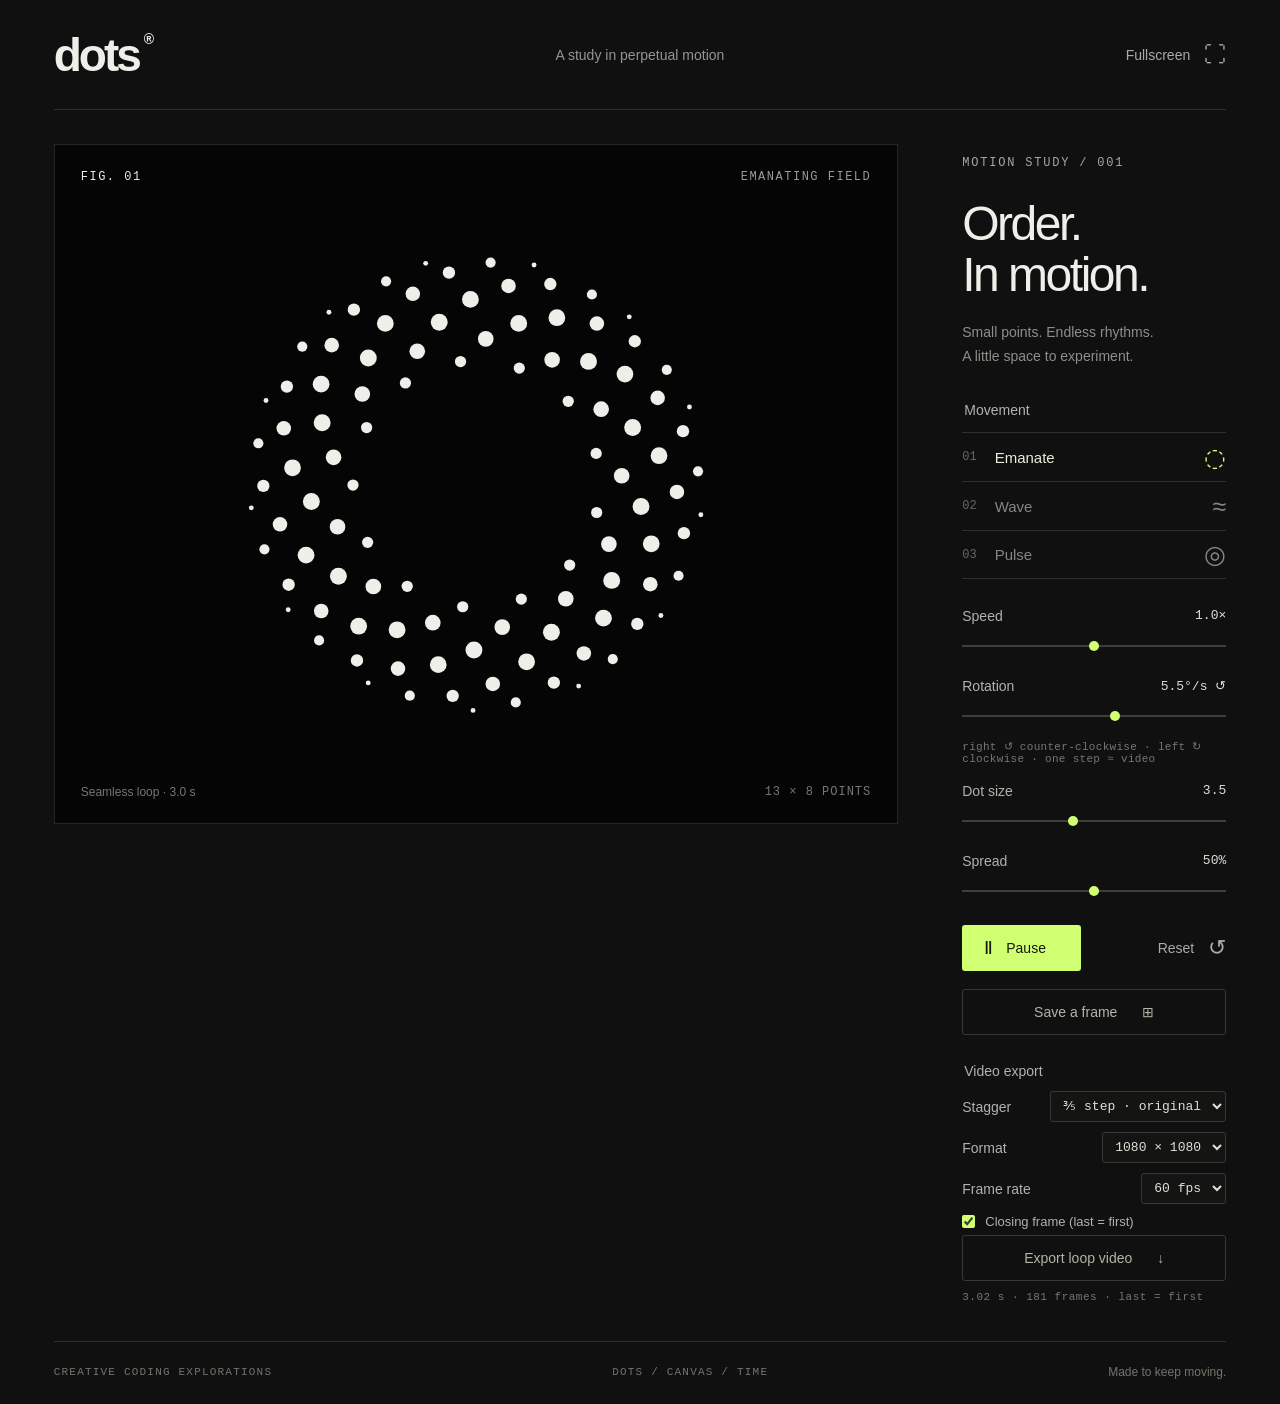
<file: index.html>
<!doctype html>
<html lang="en">
<head>
  <meta charset="utf-8">
  <meta name="viewport" content="width=device-width, initial-scale=1">
  <meta name="theme-color" content="#090909">
  <meta name="description" content="A study of dots, rhythm, and circular motion. Inspired by Dots Animation.">
  <title>Dots — a motion study</title>
  <link rel="icon" href="data:image/svg+xml,%3Csvg xmlns='http://www.w3.org/2000/svg' viewBox='0 0 32 32'%3E%3Crect width='32' height='32' rx='8' fill='%23090909'/%3E%3Cg fill='%23efefea'%3E%3Ccircle cx='16' cy='7' r='3'/%3E%3Ccircle cx='25' cy='16' r='3'/%3E%3Ccircle cx='16' cy='25' r='3'/%3E%3Ccircle cx='7' cy='16' r='3'/%3E%3C/g%3E%3C/svg%3E">
  <link rel="stylesheet" href="style.css?v=6">
  <script src="vendor/p5.min.js" defer></script>
  <script src="vendor/mp4-muxer.min.js" defer></script>
  <script src="sketch.js?v=6" defer></script>
</head>
<body>
  <header>
    <a class="wordmark" href="./" aria-label="Dots home">dots<span>®</span></a>
    <span class="header-note">A study in perpetual motion</span>
    <button id="fullscreen" class="text-button" aria-label="Enter fullscreen">Fullscreen <span aria-hidden="true">⛶</span></button>
  </header>
  <main>
    <section class="stage" aria-label="Dots animation">
      <div class="stage-top"><span>FIG. <span id="figure">01</span></span><span id="mode-label">EMANATING FIELD</span></div>
      <canvas id="canvas" aria-label="Animated white dots forming concentric rings that are born at the centre, drift outward and fade away."></canvas>
      <div class="stage-bottom"><span>Seamless loop · <span id="loop-length">3.0 s</span></span><span id="dot-count">13 × 8 POINTS</span></div>
    </section>
    <aside aria-label="Animation controls">
      <div class="intro"><span class="eyebrow">MOTION STUDY / 001</span><h1>Order.<br>In motion.</h1><p>Small points. Endless rhythms.<br>A little space to experiment.</p></div>
      <fieldset class="modes"><legend>Movement</legend><label><input type="radio" name="mode" value="orbit" checked><span>01</span> Emanate <i aria-hidden="true">◌</i></label><label><input type="radio" name="mode" value="wave"><span>02</span> Wave <i aria-hidden="true">≈</i></label><label><input type="radio" name="mode" value="pulse"><span>03</span> Pulse <i aria-hidden="true">◎</i></label></fieldset>
      <div class="parameters">
        <label for="speed">Speed <output id="speed-value" for="speed">1.0×</output></label><input id="speed" type="range" min="0" max="2" step="0.05" value="1">
        <label for="rotation">Rotation <output id="rotation-value" for="rotation">5.5°/s ↺</output></label><input id="rotation" type="range" min="-6" max="6" step="1" value="1" aria-describedby="rotation-hint">
        <p id="rotation-hint" class="hint">right ↺ counter-clockwise · left ↻ clockwise · one step ≈ video</p>
        <label for="size">Dot size <output id="size-value" for="size">3.5</output></label><input id="size" type="range" min="1" max="7" step="0.1" value="3.5">
        <label for="spread">Spread <output id="spread-value" for="spread">50%</output></label><input id="spread" type="range" min="0" max="100" step="1" value="50">
      </div>
      <div class="transport"><button id="pause" aria-label="Pause animation"><span id="play-icon" aria-hidden="true">Ⅱ</span><span id="play-label">Pause</span></button><button id="reset" class="text-button">Reset <span aria-hidden="true">↺</span></button></div>
      <button id="save" class="save-button">Save a frame <span aria-hidden="true">⊞</span></button>
      <fieldset class="export"><legend>Video export</legend>
        <div class="export-row"><label for="stagger">Stagger</label><select id="stagger"><option value="5" selected>⅗ step · original</option><option value="3">⅓ step · spiral</option><option value="2">½ step · zigzag</option></select></div>
        <div class="export-row"><label for="export-size">Format</label><select id="export-size"><option value="1080x1080" selected>1080 × 1080</option><option value="1920x1080">1920 × 1080</option><option value="1080x1920">1080 × 1920</option><option value="2160x2160">2160 × 2160</option></select></div>
        <div class="export-row"><label for="export-fps">Frame rate</label><select id="export-fps"><option value="30">30 fps</option><option value="60" selected>60 fps</option></select></div>
        <label class="export-check"><input id="export-closing" type="checkbox" checked> Closing frame (last = first)</label>
        <button id="export" class="save-button">Export loop video <span aria-hidden="true">↓</span></button>
        <p id="export-note" class="export-note"></p>
      </fieldset>
    </aside>
  </main>
  <footer><span>CREATIVE CODING EXPLORATIONS</span><span>DOTS / CANVAS / TIME</span><span>Made to keep moving.</span></footer>
  <div id="status" class="sr-only" role="status" aria-live="polite"></div>
</body>
</html>
</file>
<file: style.css>
:root{color-scheme:dark;font-family:Arial,Helvetica,sans-serif;color:#efefea;background:#101010;font-synthesis:none}
*{box-sizing:border-box}body{margin:0;padding:0 4.2vw}button,input{font:inherit}button,a,input,label{-webkit-tap-highlight-color:transparent}button{cursor:pointer}button:focus-visible,a:focus-visible,input:focus-visible{outline:2px solid #d0ff71;outline-offset:5px}header{height:110px;display:flex;align-items:center;justify-content:space-between;border-bottom:1px solid #303030}.wordmark{font-size:46px;font-weight:700;letter-spacing:-3px;text-decoration:none;color:inherit;line-height:1}.wordmark span{font-size:14px;letter-spacing:0;vertical-align:top;margin-left:5px}.header-note{font-size:14px;color:#959591}.text-button{border:0;background:transparent;color:#aaa;font-size:14px;display:flex;align-items:center;gap:14px;padding:10px 0}.text-button:hover{color:#fff}.text-button span{font-size:22px}main{display:grid;grid-template-columns:minmax(0,1fr) 264px;gap:5vw;padding:34px 0 38px}.stage{background:#050505;position:relative;min-height:600px;height:calc(100vh - 220px);max-height:920px;border:1px solid #252525;overflow:hidden}.stage-top,.stage-bottom{position:absolute;left:26px;right:26px;display:flex;justify-content:space-between;z-index:1;pointer-events:none}.stage-top{top:25px;font-family:monospace;letter-spacing:1.5px;font-size:12px;color:#9a9a94}.stage-top>span:first-child{color:#ededdf}.stage-bottom{bottom:24px;font-size:12px;color:#767673}.stage-bottom>span:last-child{font-family:monospace;letter-spacing:1px}canvas{display:block;width:100%;height:100%;touch-action:pan-y}aside{display:flex;flex-direction:column;padding-top:8px}.eyebrow{font-family:monospace;letter-spacing:1.8px;font-size:12px;color:#a7a79b}h1{font-size:48px;line-height:1.07;letter-spacing:-2.5px;font-weight:400;margin:28px 0 20px}.intro p{font-size:14px;color:#8e8e89;line-height:1.7;margin:0 0 34px}fieldset{border:0;padding:0;margin:0}legend{font-size:14px;margin-bottom:14px;color:#b2b2ac}.modes label{position:relative;border-top:1px solid #303030;display:flex;align-items:center;height:49px;gap:18px;font-size:15px;cursor:pointer;color:#858581}.modes label:last-child{border-bottom:1px solid #303030}.modes label:has(input:checked){color:#e9efd9}.modes label:has(input:checked) i{color:#d0ff71}.modes label:has(input:focus-visible){outline:2px solid #d0ff71;outline-offset:2px}.modes label>span{font-family:monospace;font-size:12px;color:#666}.modes i{font-style:normal;margin-left:auto;font-size:25px}.modes input{position:absolute;opacity:0;width:100%;height:100%;margin:0;cursor:pointer}.parameters{display:grid;grid-template-columns:1fr;margin-top:29px;gap:14px}.parameters label{display:flex;justify-content:space-between;font-size:14px;color:#b2b2ac}.parameters output{font-family:monospace;font-size:13px;color:#e0e0d5}input[type=range]{width:100%;height:16px;accent-color:#d0ff71;margin:0 0 10px;cursor:pointer;appearance:none;background:transparent}input[type=range]::-webkit-slider-runnable-track{height:2px;background:#3f3f39}input[type=range]::-webkit-slider-thumb{appearance:none;width:10px;height:10px;background:#d0ff71;border-radius:50%;margin-top:-4px}input[type=range]::-moz-range-track{height:2px;background:#3f3f39}input[type=range]::-moz-range-thumb{width:10px;height:10px;border:0;background:#d0ff71;border-radius:50%}.transport{display:flex;justify-content:space-between;align-items:center;margin-top:16px}.transport>button:first-child{background:#d0ff71;border:0;border-radius:3px;color:#161b10;display:flex;align-items:center;gap:13px;padding:12px 22px;font-size:14px;min-width:119px}.transport>button:first-child:hover{background:#defaab}#play-icon{font-size:18px}.save-button{margin-top:18px;padding:14px 0;border:1px solid #383833;border-radius:3px;background:transparent;color:#b4b4a9;display:flex;justify-content:center;gap:25px;font-size:14px}.save-button:hover{background:#242421;color:#fff}footer{border-top:1px solid #303030;display:flex;justify-content:space-between;align-items:center;padding:23px 0;font-family:monospace;font-size:11px;letter-spacing:1.2px;color:#74746c}footer>span:last-child{font-family:Arial,sans-serif;letter-spacing:0;font-size:12px}.sr-only{position:absolute;width:1px;height:1px;padding:0;margin:-1px;overflow:hidden;clip:rect(0,0,0,0);white-space:nowrap;border:0}@media(min-width:1500px){body{max-width:1900px;margin:auto}main{grid-template-columns:minmax(0,1fr) 300px}h1{font-size:56px}}@media(max-width:900px){body{padding:0 24px}header{height:85px}.header-note{display:none}main{grid-template-columns:minmax(0,1fr) 220px;gap:24px;padding-top:24px}.stage{min-height:570px}.stage-bottom{left:18px;right:18px;gap:20px;line-height:1.6}.stage-bottom>span:last-child{display:none}h1{font-size:42px}}@media(max-width:650px){body{padding:0 18px}header{height:76px}.wordmark{font-size:38px}main{display:flex;flex-direction:column;gap:26px;padding:20px 0 30px}.stage{min-height:0;height:110vw;max-height:540px}.stage-top{left:18px;right:18px;top:19px}.stage-bottom{bottom:18px}aside{padding:0}.intro{display:none}.modes{display:flex;gap:0}.modes legend{margin-bottom:12px}.modes label{flex:1;border-bottom:1px solid #303030;height:48px;gap:10px}.modes i{margin-right:14px;font-size:22px}.modes label>span{display:none}.parameters{margin-top:24px}.transport{margin-top:6px}.save-button{margin-top:16px}footer{font-size:10px;gap:20px;line-height:1.6}footer>span:nth-child(2){display:none}}
.export{margin-top:28px}.export legend{margin-bottom:12px}.export-row{display:flex;justify-content:space-between;align-items:center;margin-bottom:10px;font-size:14px;color:#b2b2ac}select{font:inherit;font-size:13px;font-family:monospace;color:#e0e0d5;background:#141412;border:1px solid #383833;border-radius:3px;padding:6px 8px;cursor:pointer}select:focus-visible{outline:2px solid #d0ff71;outline-offset:3px}.export .save-button{width:100%;margin-top:6px}.export-note{margin:10px 0 0;font-family:monospace;font-size:11px;letter-spacing:.5px;color:#767673}button:disabled{opacity:.45;cursor:progress}
.export-check{display:flex;align-items:center;gap:10px;margin:4px 0 6px;font-size:13px;color:#b2b2ac;cursor:pointer}.export-check input{accent-color:#d0ff71;margin:0}
.hint{margin:-8px 0 4px;font-family:monospace;font-size:11px;color:#767673;letter-spacing:.3px}
</file>
